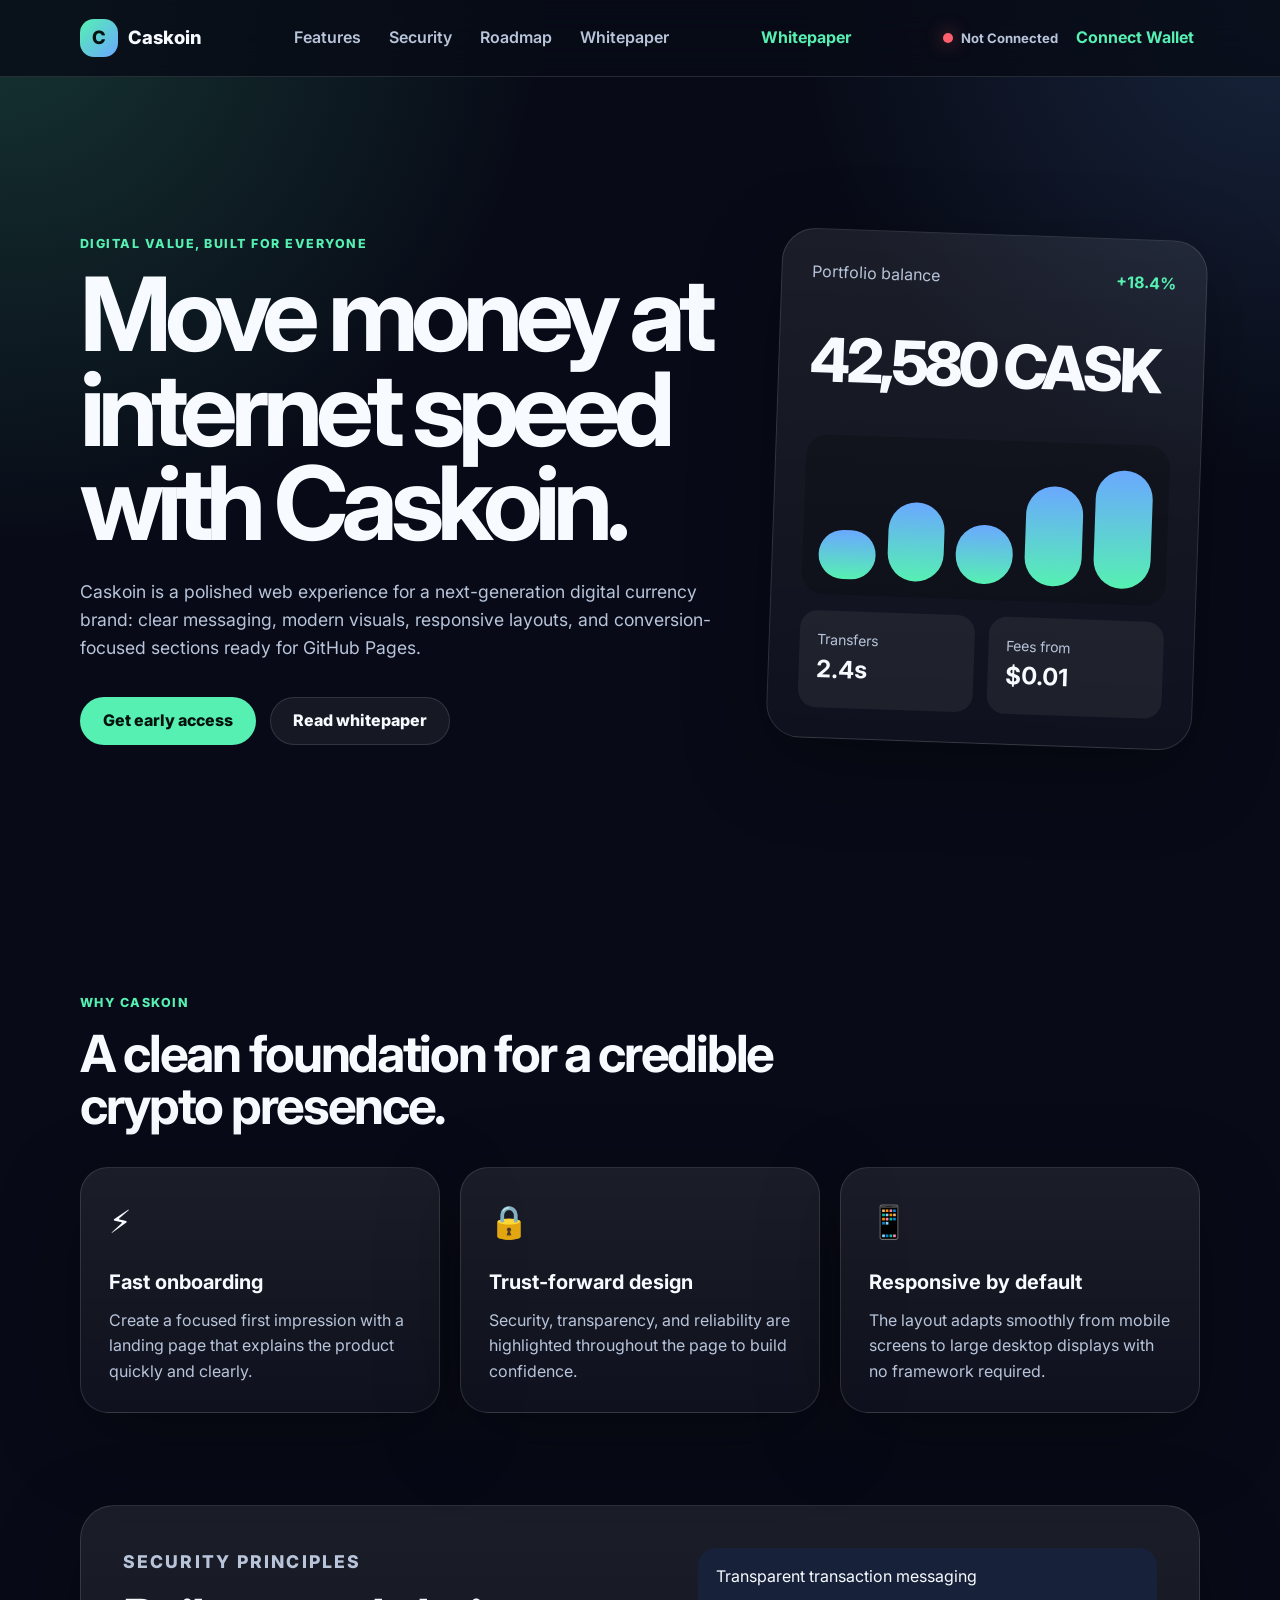
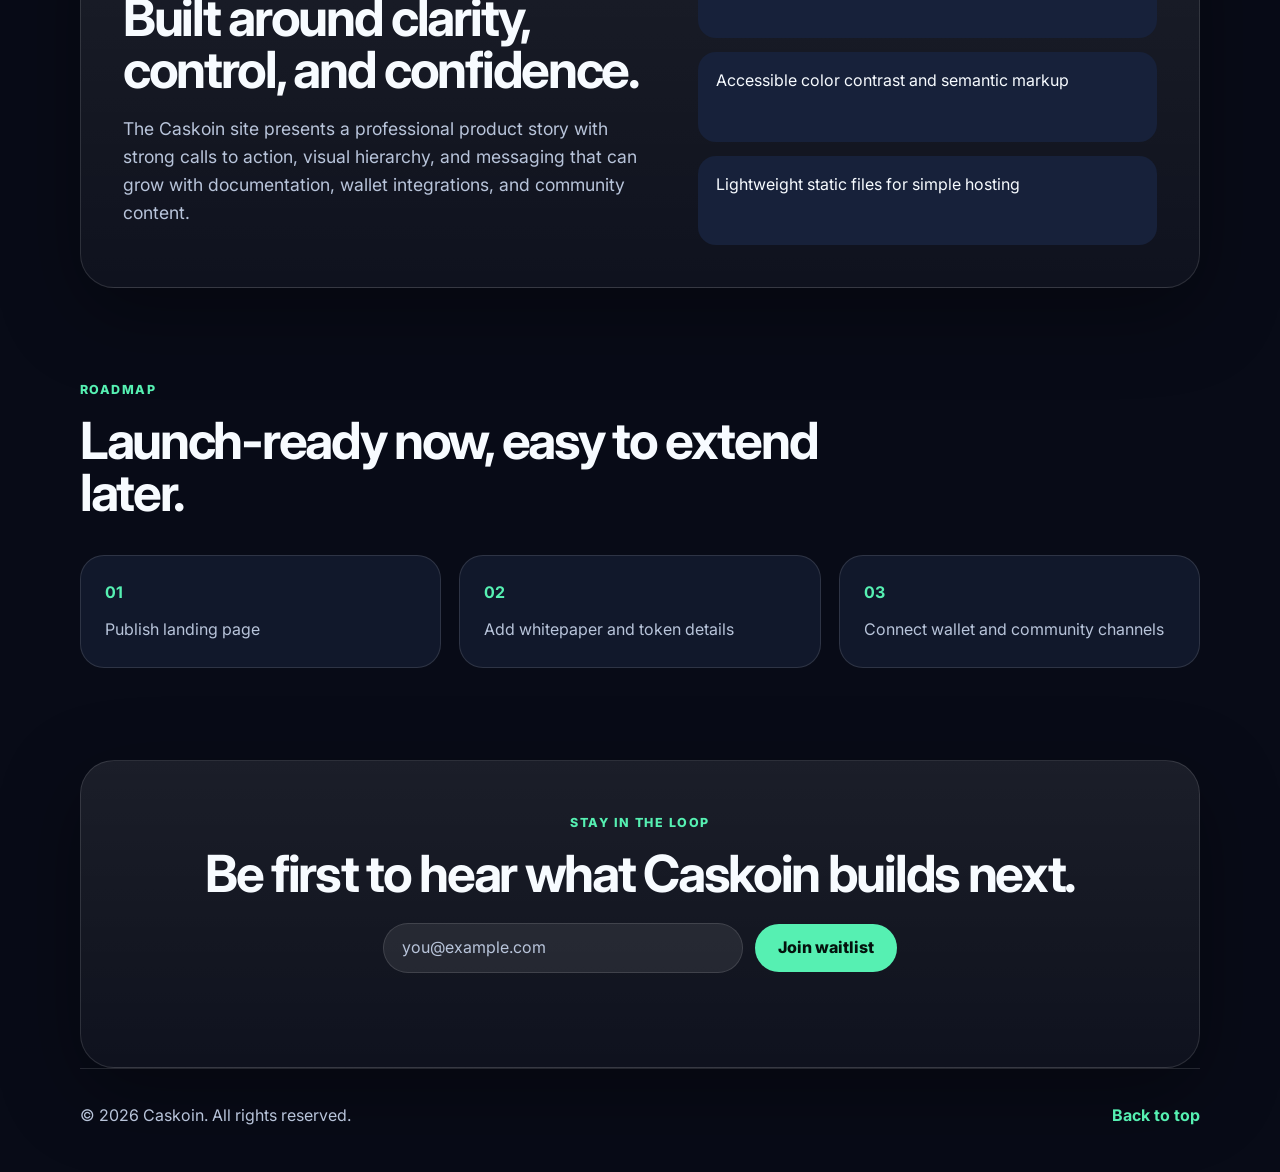
<file: index.html>
<!doctype html>
<html lang="en">
  <head>
    <meta charset="utf-8" />
    <meta name="viewport" content="width=device-width, initial-scale=1" />
    <meta
      name="description"
      content="Caskoin is a modern digital finance landing page for fast, secure, and accessible crypto payments."
    />
    <meta name="theme-color" content="#080b17" />
    <meta property="og:title" content="Caskoin | Digital money made effortless" />
    <meta
      property="og:description"
      content="Move digital value quickly with a secure, transparent, and accessible crypto payments experience."
    />
    <meta property="og:type" content="website" />
    <title>Caskoin | Digital money made effortless</title>
    <link rel="preconnect" href="https://fonts.googleapis.com" />
    <link rel="preconnect" href="https://fonts.gstatic.com" crossorigin />
    <link
      href="https://fonts.googleapis.com/css2?family=Inter:wght@400;500;600;700;800&display=swap"
      rel="stylesheet"
    />
    <link rel="stylesheet" href="styles.css" />
    <script type="module" src="script.js"></script>
  </head>
  <body>
    <a class="skip-link" href="#main-content">Skip to content</a>
    <header class="site-header">
      <nav class="nav" aria-label="Primary navigation">
        <a class="brand" href="#top" aria-label="Caskoin home">
          <span class="brand-mark" aria-hidden="true">C</span>
          <span>Caskoin</span>
        </a>
        <div class="nav-links">
          <a href="#features">Features</a>
          <a href="#security">Security</a>
          <a href="#roadmap">Roadmap</a>
          <a href="whitepaper.html">Whitepaper</a>
        </div>
        <a class="nav-cta" href="whitepaper.html">Whitepaper</a>
        <div class="wallet-menu" data-wallet-menu>
          <div class="wallet-status" aria-live="polite">
            <span class="wallet-status-dot" data-wallet-status-dot aria-hidden="true"></span>
            <span data-wallet-status-text>Not Connected</span>
          </div>
          <button class="wallet-connect" type="button" data-wallet-connect aria-haspopup="true" aria-expanded="false">Connect Wallet</button>
          <div class="wallet-dropdown" data-wallet-dropdown role="menu" aria-label="Wallet options">
            <div class="wallet-options" data-wallet-options></div>
            <button class="wallet-disconnect" type="button" data-wallet-disconnect hidden>Disconnect</button>
          </div>
        </div>
      </nav>
    </header>

    <main id="main-content">
      <section id="top" class="hero section-shell" aria-labelledby="hero-title">
        <div class="hero-copy">
          <p class="eyebrow">Digital value, built for everyone</p>
          <h1 id="hero-title">Move money at internet speed with Caskoin.</h1>
          <p class="hero-text">
            Caskoin is a polished web experience for a next-generation digital
            currency brand: clear messaging, modern visuals, responsive layouts,
            and conversion-focused sections ready for GitHub Pages.
          </p>
          <div class="hero-actions">
            <a class="button primary" href="#signup">Get early access</a>
            <a class="button secondary" href="whitepaper.html">Read whitepaper</a>
          </div>
        </div>
        <div class="hero-card" role="img" aria-label="Caskoin account preview showing a 42,580 CASK balance, positive growth, fast transfers, and low fees">
          <div class="card-topline">
            <span>Portfolio balance</span>
            <strong>+18.4%</strong>
          </div>
          <div class="balance">42,580 CASK</div>
          <div class="chart" aria-hidden="true">
            <span></span><span></span><span></span><span></span><span></span>
          </div>
          <div class="stats-grid">
            <div>
              <span>Transfers</span>
              <strong>2.4s</strong>
            </div>
            <div>
              <span>Fees from</span>
              <strong>$0.01</strong>
            </div>
          </div>
        </div>
      </section>

      <section id="features" class="features section-shell" aria-labelledby="features-title">
        <div class="section-heading">
          <p class="eyebrow">Why Caskoin</p>
          <h2 id="features-title">A clean foundation for a credible crypto presence.</h2>
        </div>
        <div class="feature-grid">
          <article class="feature-card">
            <span class="icon" aria-hidden="true">⚡</span>
            <h3>Fast onboarding</h3>
            <p>Create a focused first impression with a landing page that explains the product quickly and clearly.</p>
          </article>
          <article class="feature-card">
            <span class="icon" aria-hidden="true">🔒</span>
            <h3>Trust-forward design</h3>
            <p>Security, transparency, and reliability are highlighted throughout the page to build confidence.</p>
          </article>
          <article class="feature-card">
            <span class="icon" aria-hidden="true">📱</span>
            <h3>Responsive by default</h3>
            <p>The layout adapts smoothly from mobile screens to large desktop displays with no framework required.</p>
          </article>
        </div>
      </section>

      <section id="security" class="security section-shell" aria-labelledby="security-title">
        <div>
          <p class="eyebrow">Security principles</p>
          <h2 id="security-title">Built around clarity, control, and confidence.</h2>
          <p>
            The Caskoin site presents a professional product story with strong
            calls to action, visual hierarchy, and messaging that can grow with
            documentation, wallet integrations, and community content.
          </p>
        </div>
        <ul class="security-list">
          <li>Transparent transaction messaging</li>
          <li>Accessible color contrast and semantic markup</li>
          <li>Lightweight static files for simple hosting</li>
        </ul>
      </section>

      <section id="roadmap" class="roadmap section-shell" aria-labelledby="roadmap-title">
        <div class="section-heading">
          <p class="eyebrow">Roadmap</p>
          <h2 id="roadmap-title">Launch-ready now, easy to extend later.</h2>
        </div>
        <div class="timeline">
          <div><strong>01</strong><span>Publish landing page</span></div>
          <div><strong>02</strong><span>Add whitepaper and token details</span></div>
          <div><strong>03</strong><span>Connect wallet and community channels</span></div>
        </div>
      </section>

      <section id="signup" class="cta section-shell" aria-labelledby="signup-title">
        <p class="eyebrow">Stay in the loop</p>
        <h2 id="signup-title">Be first to hear what Caskoin builds next.</h2>
        <form class="signup-form" data-signup-form>
          <label class="sr-only" for="email">Email address</label>
          <input id="email" name="email" type="email" autocomplete="email" placeholder="you@example.com" required />
          <button class="button primary" type="submit">Join waitlist</button>
          <p class="form-message" data-form-message aria-live="polite"></p>
        </form>
      </section>
    </main>

    <div class="toast-region" data-toast-region aria-live="polite" aria-atomic="true"></div>

    <footer class="footer">
      <p>© 2026 Caskoin. All rights reserved.</p>
      <a href="#top">Back to top</a>
    </footer>
  </body>
</html>
</file>
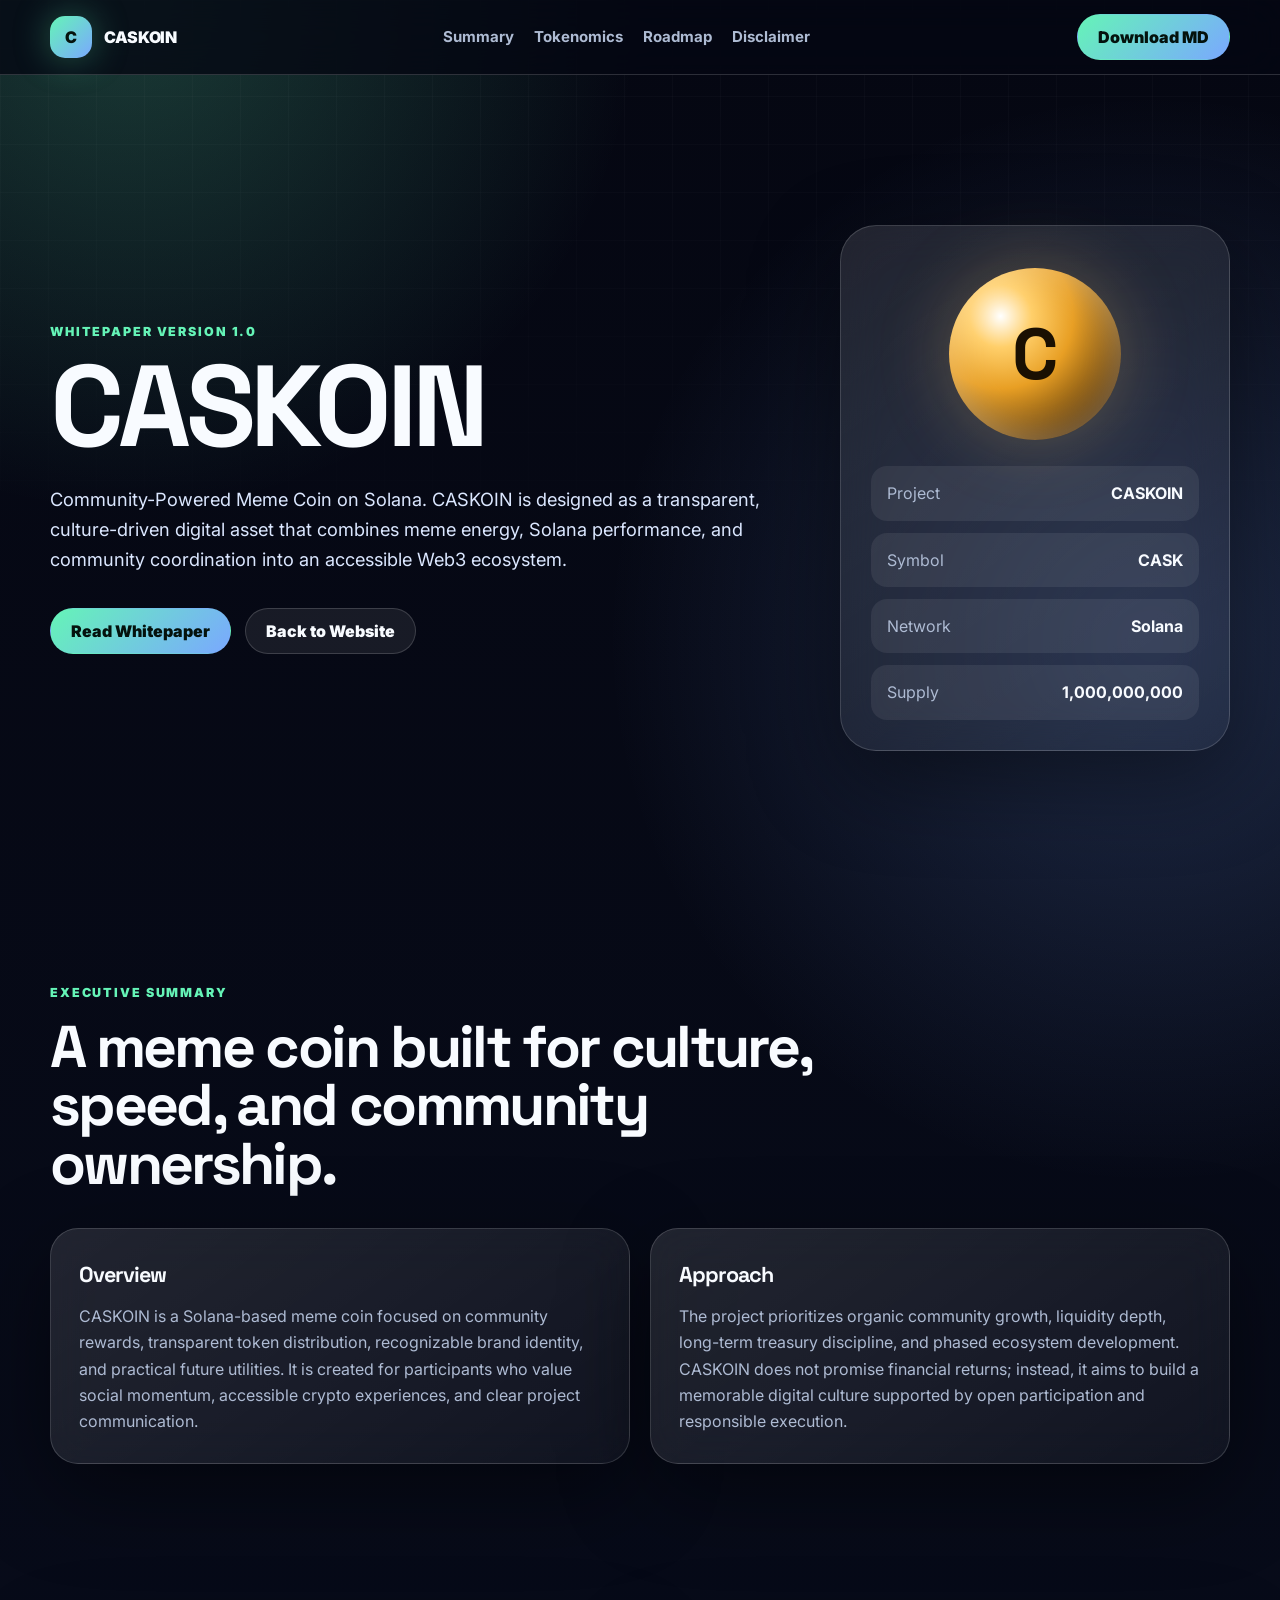
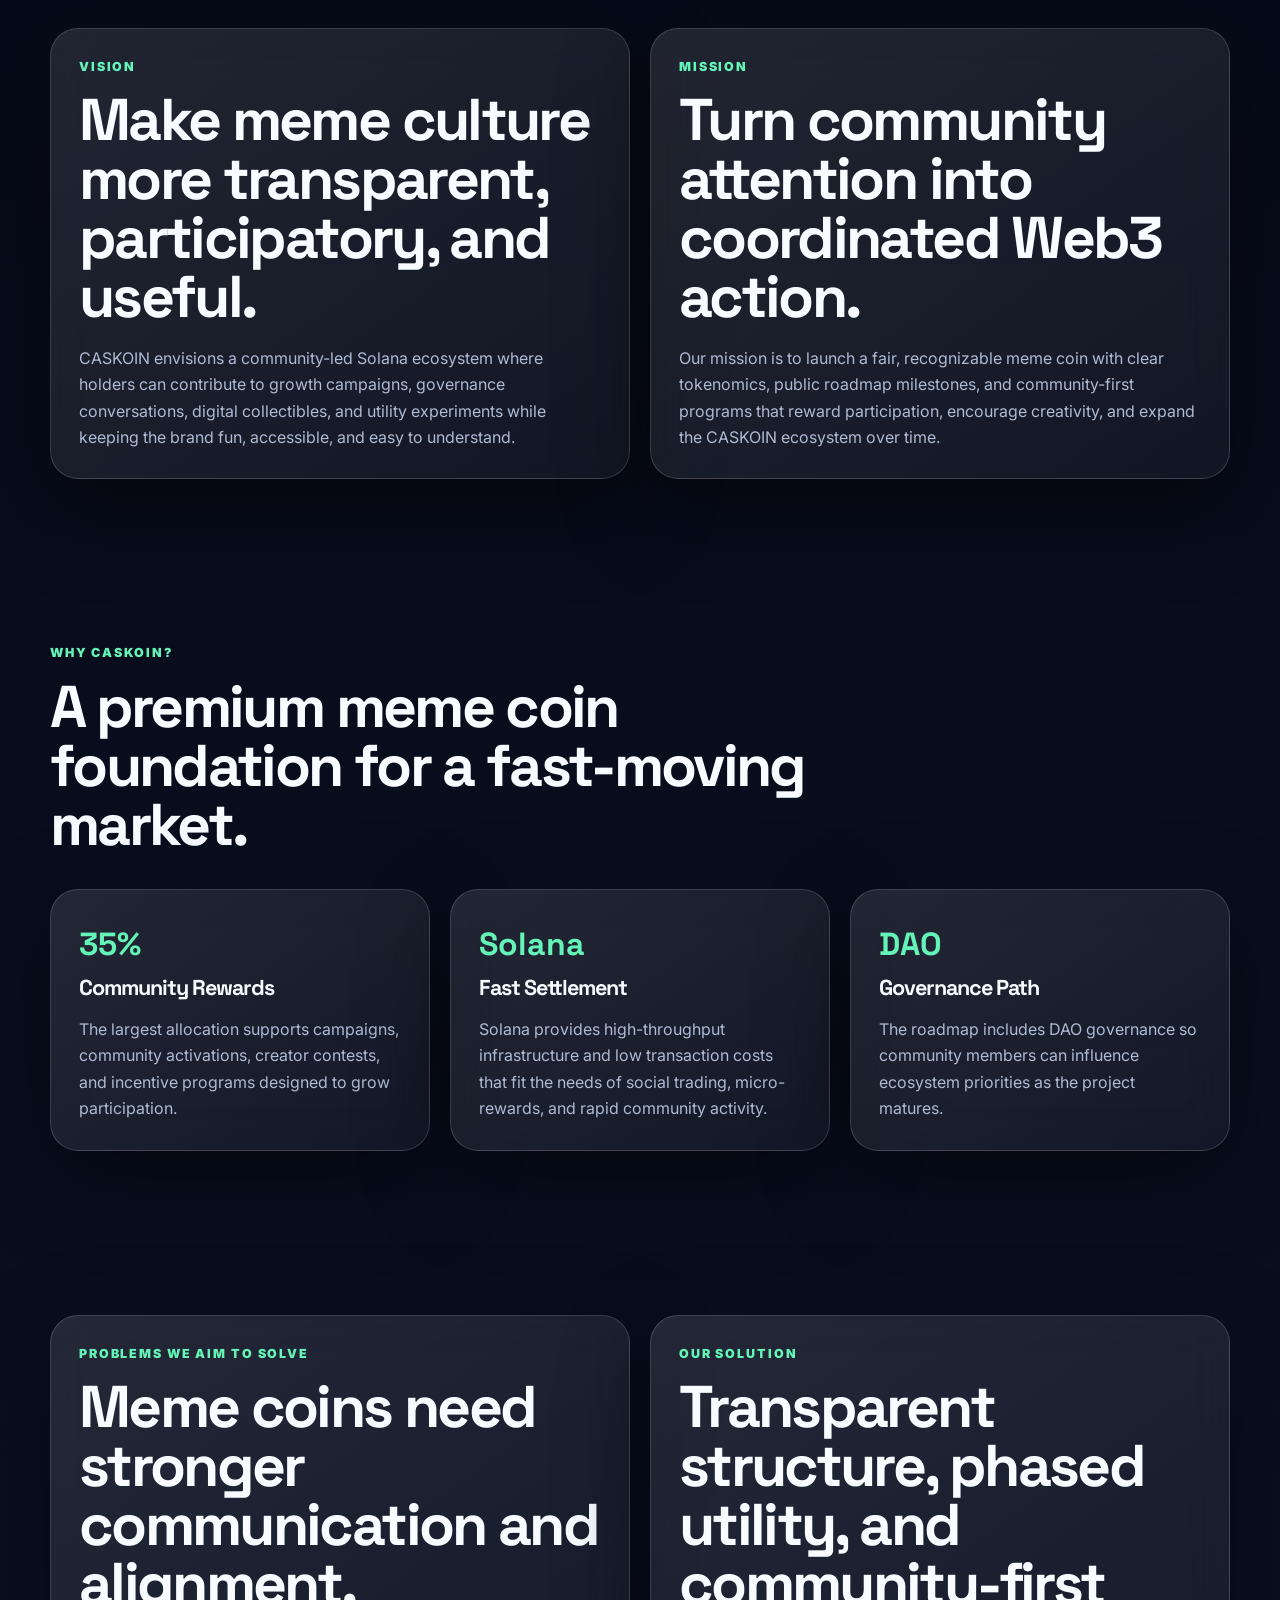
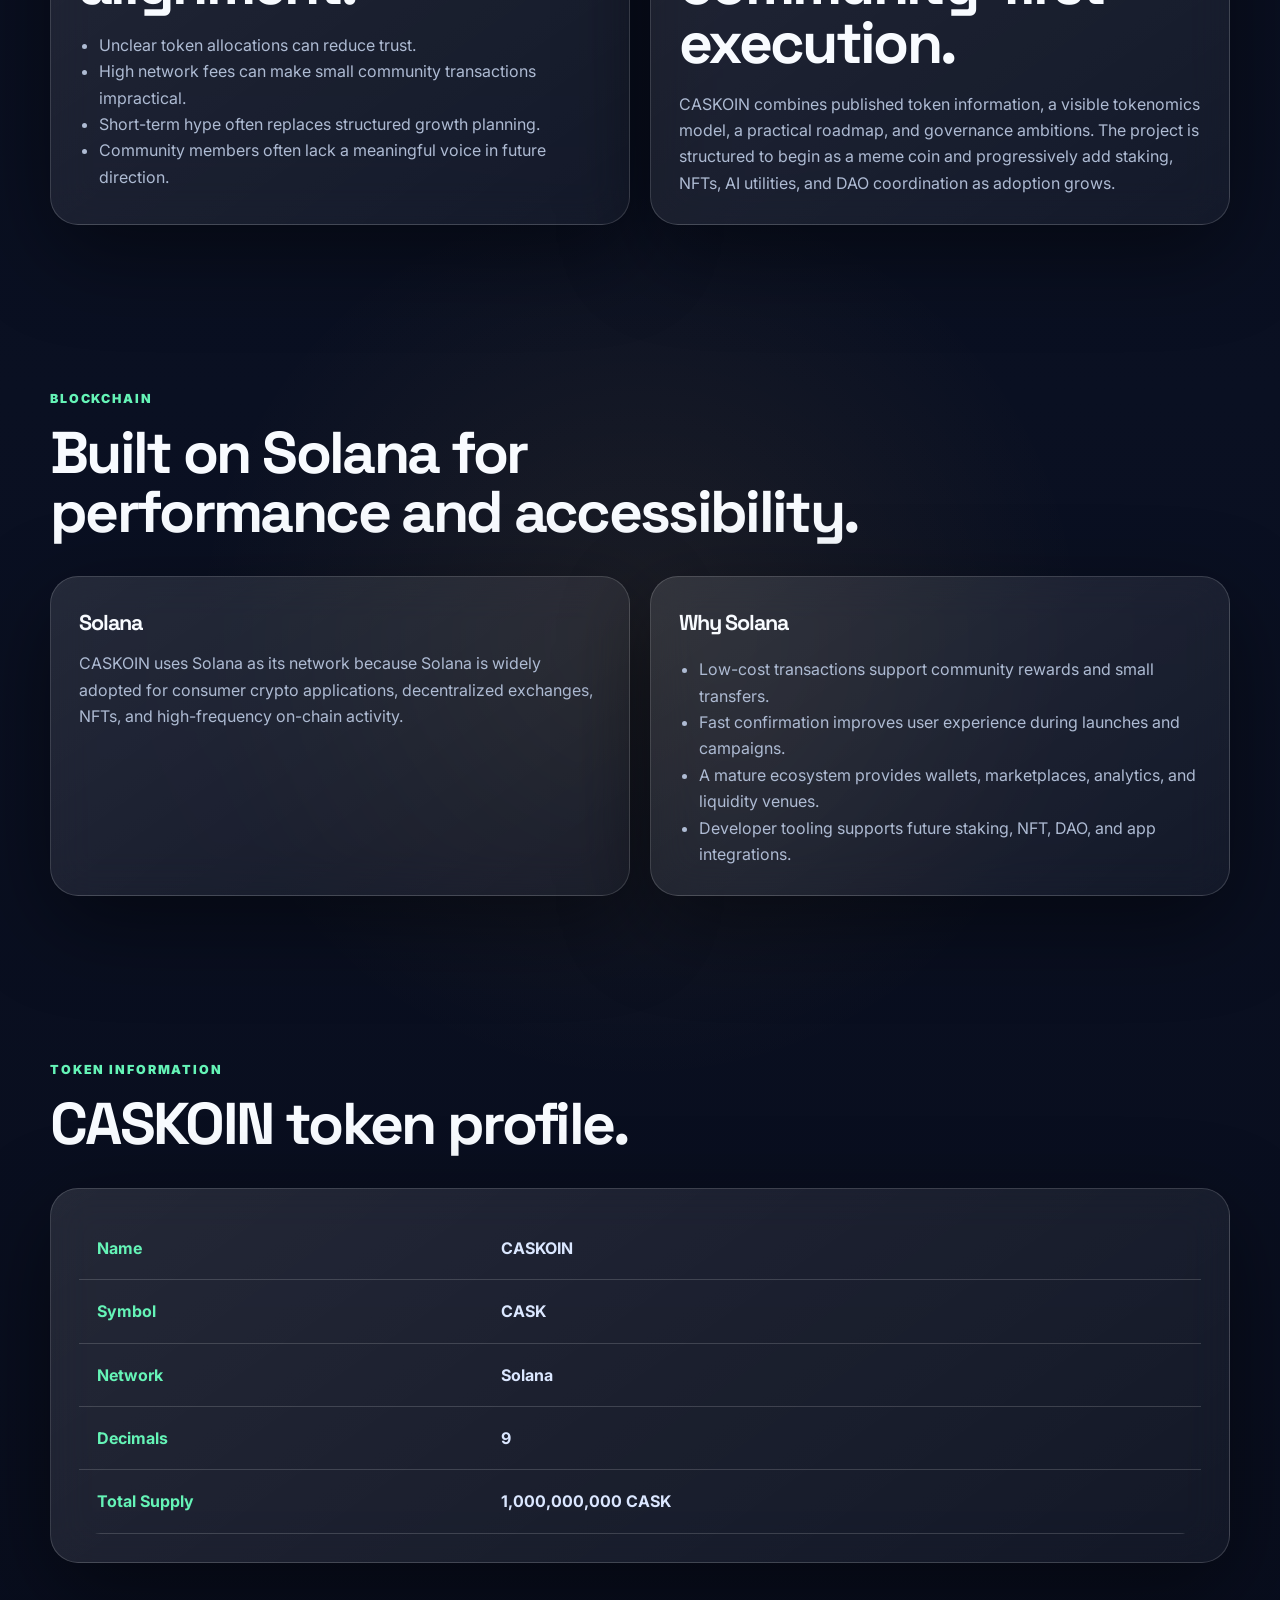
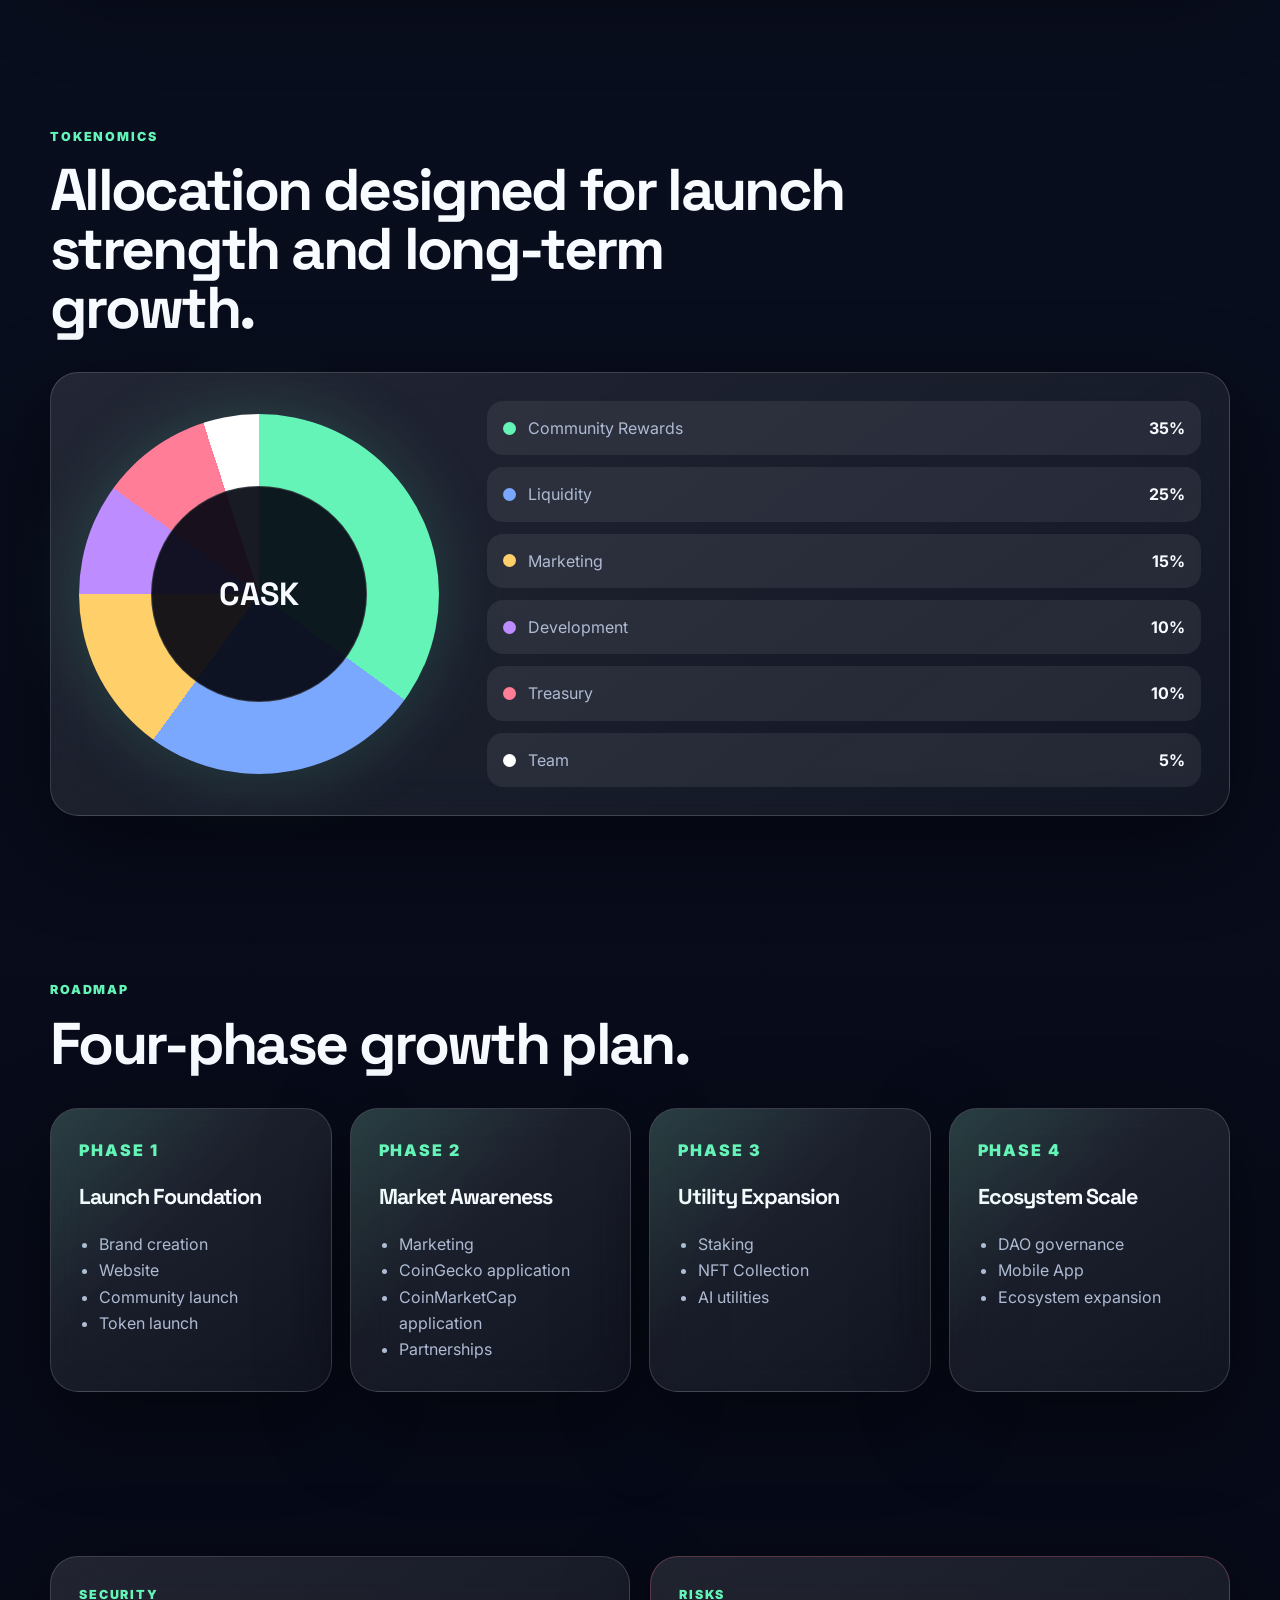
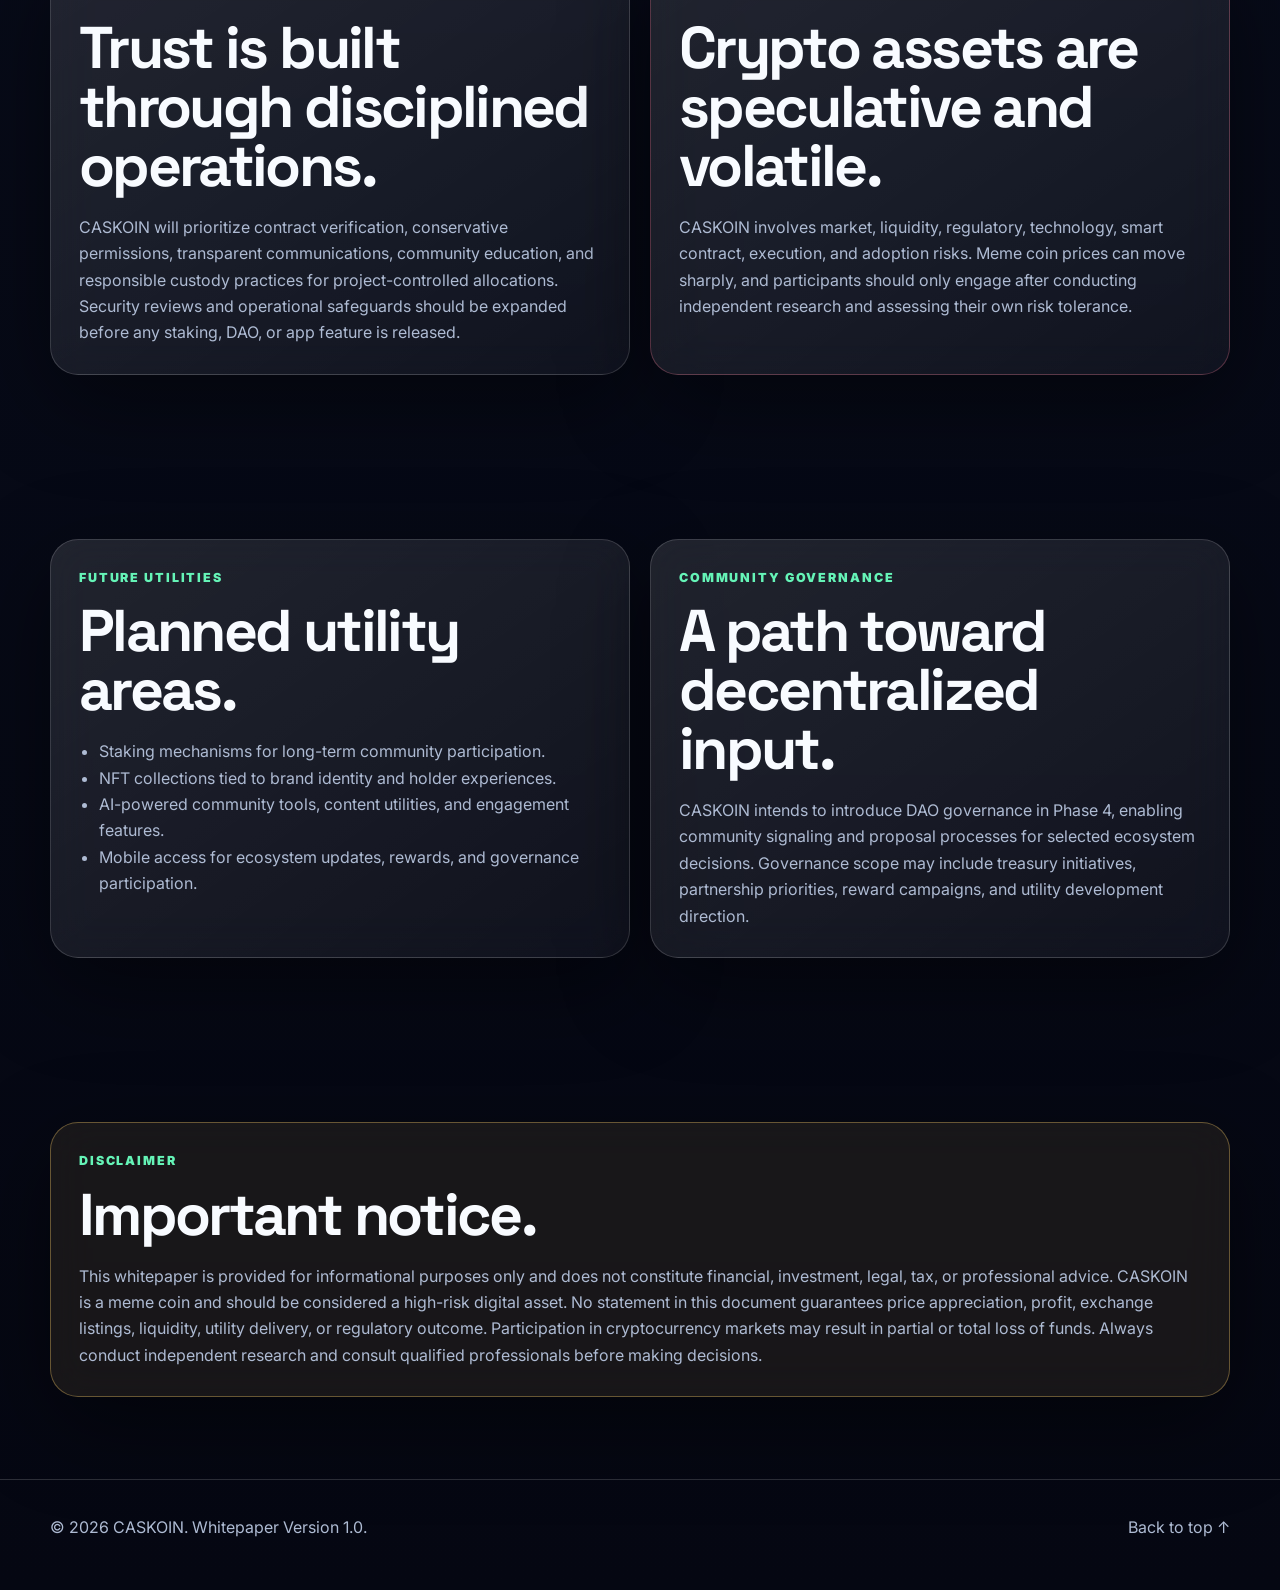
<file: whitepaper.html>
<!doctype html>
<html lang="en">
  <head>
    <meta charset="utf-8" />
    <meta name="viewport" content="width=device-width, initial-scale=1" />
    <meta
      name="description"
      content="CASKOIN whitepaper: a community-powered meme coin on Solana with transparent tokenomics, roadmap, governance, security principles, and risk disclosures."
    />
    <title>CASKOIN Whitepaper | Community-Powered Meme Coin on Solana</title>
    <link rel="preconnect" href="https://fonts.googleapis.com" />
    <link rel="preconnect" href="https://fonts.gstatic.com" crossorigin />
    <link
      href="https://fonts.googleapis.com/css2?family=Inter:wght@400;500;600;700;800;900&family=Space+Grotesk:wght@600;700&display=swap"
      rel="stylesheet"
    />
    <style>
      :root {
        --bg: #050712;
        --bg-2: #0a1022;
        --panel: rgba(255, 255, 255, 0.075);
        --panel-strong: rgba(255, 255, 255, 0.12);
        --text: #f8fbff;
        --muted: #aebbd3;
        --soft: #dbe7ff;
        --accent: #65f4b7;
        --accent-2: #7aa8ff;
        --accent-3: #ffcf6a;
        --danger: #ff7d97;
        --border: rgba(255, 255, 255, 0.16);
        --shadow: 0 28px 90px rgba(0, 0, 0, 0.45);
        --radius: 28px;
      }

      * { box-sizing: border-box; }
      html { scroll-behavior: smooth; }
      body {
        margin: 0;
        font-family: Inter, system-ui, -apple-system, BlinkMacSystemFont, "Segoe UI", sans-serif;
        color: var(--text);
        background:
          radial-gradient(circle at 10% 0%, rgba(101, 244, 183, 0.22), transparent 32rem),
          radial-gradient(circle at 90% 8%, rgba(122, 168, 255, 0.22), transparent 34rem),
          radial-gradient(circle at 50% 48%, rgba(255, 207, 106, 0.08), transparent 28rem),
          linear-gradient(180deg, var(--bg), var(--bg-2) 45%, var(--bg));
        line-height: 1.65;
        overflow-x: hidden;
      }

      body::before {
        content: "";
        position: fixed;
        inset: 0;
        pointer-events: none;
        background-image:
          linear-gradient(rgba(255, 255, 255, 0.035) 1px, transparent 1px),
          linear-gradient(90deg, rgba(255, 255, 255, 0.035) 1px, transparent 1px);
        background-size: 48px 48px;
        mask-image: linear-gradient(to bottom, rgba(0,0,0,0.75), transparent 70%);
      }

      a { color: inherit; text-decoration: none; }
      p, h1, h2, h3 { margin-top: 0; }
      p { color: var(--muted); }

      .shell { width: min(1180px, calc(100% - 32px)); margin: 0 auto; }
      .glass {
        border: 1px solid var(--border);
        background: linear-gradient(145deg, rgba(255,255,255,0.11), rgba(255,255,255,0.045));
        box-shadow: var(--shadow);
        backdrop-filter: blur(22px);
      }

      .topbar {
        position: sticky;
        top: 0;
        z-index: 20;
        border-bottom: 1px solid var(--border);
        background: rgba(5, 7, 18, 0.78);
        backdrop-filter: blur(22px);
      }

      .nav {
        min-height: 74px;
        display: flex;
        align-items: center;
        justify-content: space-between;
        gap: 20px;
      }

      .brand { display: inline-flex; align-items: center; gap: 12px; font-weight: 900; letter-spacing: -0.02em; }
      .brand-mark {
        width: 42px;
        height: 42px;
        display: grid;
        place-items: center;
        border-radius: 15px;
        color: #06120d;
        background: linear-gradient(135deg, var(--accent), var(--accent-2));
        box-shadow: 0 0 36px rgba(101, 244, 183, 0.34);
      }
      .nav-links { display: flex; align-items: center; gap: 20px; color: var(--muted); font-weight: 700; font-size: 0.94rem; }
      .nav-links a:hover { color: var(--accent); }

      .button {
        display: inline-flex;
        align-items: center;
        justify-content: center;
        min-height: 46px;
        padding: 0 20px;
        border-radius: 999px;
        border: 1px solid var(--border);
        font-weight: 900;
        transition: transform 180ms ease, border-color 180ms ease, box-shadow 180ms ease;
      }
      .button:hover { transform: translateY(-2px); border-color: rgba(101,244,183,0.55); }
      .primary { background: linear-gradient(135deg, var(--accent), var(--accent-2)); color: #04120d; border-color: transparent; }
      .secondary { background: rgba(255,255,255,0.075); color: var(--text); }

      .hero {
        min-height: calc(100vh - 74px);
        display: grid;
        grid-template-columns: minmax(0, 1fr) 390px;
        gap: 44px;
        align-items: center;
        padding: 88px 0;
      }

      .eyebrow {
        margin-bottom: 14px;
        color: var(--accent);
        font-size: 0.78rem;
        font-weight: 900;
        letter-spacing: 0.15em;
        text-transform: uppercase;
      }
      h1, h2, h3 { font-family: "Space Grotesk", Inter, sans-serif; letter-spacing: -0.045em; }
      h1 { font-size: clamp(3.4rem, 9vw, 7.8rem); line-height: 0.88; margin-bottom: 26px; }
      h2 { font-size: clamp(2rem, 4.6vw, 4rem); line-height: 1; margin-bottom: 18px; }
      h3 { font-size: 1.35rem; margin-bottom: 10px; }
      .hero-text { max-width: 760px; font-size: 1.14rem; color: var(--soft); }
      .hero-actions { display: flex; gap: 14px; flex-wrap: wrap; margin-top: 34px; }

      .cover-card { border-radius: 36px; padding: 30px; animation: float 7s ease-in-out infinite; }
      .coin {
        width: 172px;
        height: 172px;
        margin: 12px auto 26px;
        display: grid;
        place-items: center;
        border-radius: 50%;
        background: radial-gradient(circle at 30% 28%, #ffffff, var(--accent-3) 18%, #e89f24 42%, #5a3708 78%);
        color: #1a1002;
        font-family: "Space Grotesk", Inter, sans-serif;
        font-size: 4.5rem;
        font-weight: 900;
        box-shadow: inset 0 0 38px rgba(255,255,255,0.35), 0 0 70px rgba(255,207,106,0.25);
      }
      .meta-list { display: grid; gap: 12px; margin: 0; padding: 0; list-style: none; }
      .meta-list li { display: flex; justify-content: space-between; gap: 12px; padding: 14px 16px; border-radius: 16px; background: rgba(255,255,255,0.07); color: var(--muted); }
      .meta-list strong { color: var(--text); }

      section { padding: 82px 0; }
      .section-head { max-width: 820px; margin-bottom: 34px; }
      .grid { display: grid; gap: 20px; }
      .grid.three { grid-template-columns: repeat(3, 1fr); }
      .grid.two { grid-template-columns: repeat(2, 1fr); }
      .card { border-radius: var(--radius); padding: 28px; }
      .card p:last-child, .card ul:last-child { margin-bottom: 0; }
      .card ul { color: var(--muted); padding-left: 20px; }
      .stat { font-size: 2rem; color: var(--accent); font-family: "Space Grotesk", Inter, sans-serif; font-weight: 900; }

      .token-table { width: 100%; border-collapse: collapse; overflow: hidden; border-radius: 22px; }
      .token-table th, .token-table td { padding: 18px; border-bottom: 1px solid var(--border); text-align: left; }
      .token-table th { color: var(--accent); width: 36%; }
      .token-table td { color: var(--soft); font-weight: 700; }

      .tokenomics-wrap { display: grid; grid-template-columns: 360px 1fr; gap: 28px; align-items: center; }
      .donut {
        width: min(360px, 100%);
        aspect-ratio: 1;
        border-radius: 50%;
        background: conic-gradient(#65f4b7 0 35%, #7aa8ff 35% 60%, #ffcf6a 60% 75%, #bd8cff 75% 85%, #ff7d97 85% 95%, #ffffff 95% 100%);
        position: relative;
        margin: 0 auto;
        box-shadow: 0 0 70px rgba(101,244,183,0.17);
      }
      .donut::after {
        content: "CASK";
        position: absolute;
        inset: 20%;
        border-radius: 50%;
        display: grid;
        place-items: center;
        background: rgba(5, 7, 18, 0.92);
        border: 1px solid var(--border);
        font-family: "Space Grotesk", Inter, sans-serif;
        font-size: 2rem;
        font-weight: 900;
      }
      .legend { display: grid; gap: 12px; margin: 0; padding: 0; list-style: none; }
      .legend li { display: grid; grid-template-columns: auto 1fr auto; gap: 12px; align-items: center; padding: 14px 16px; border-radius: 16px; background: rgba(255,255,255,0.07); color: var(--muted); }
      .swatch { width: 13px; height: 13px; border-radius: 50%; }
      .legend strong { color: var(--text); }

      .roadmap { display: grid; grid-template-columns: repeat(4, 1fr); gap: 18px; }
      .phase { position: relative; overflow: hidden; }
      .phase::before { content: ""; position: absolute; inset: 0; background: linear-gradient(135deg, rgba(101,244,183,0.13), transparent 42%); pointer-events: none; }
      .phase-number { color: var(--accent); font-weight: 900; letter-spacing: 0.12em; text-transform: uppercase; }

      .notice { border-color: rgba(255, 207, 106, 0.34); background: rgba(255, 207, 106, 0.08); }
      .risk { border-color: rgba(255, 125, 151, 0.28); }
      footer { padding: 34px 0 50px; border-top: 1px solid var(--border); color: var(--muted); }
      .footer-inner { display: flex; justify-content: space-between; gap: 20px; }

      @keyframes float { 0%, 100% { transform: translateY(0); } 50% { transform: translateY(-14px); } }
      @media (prefers-reduced-motion: reduce) { html { scroll-behavior: auto; } .cover-card { animation: none; } .button { transition: none; } }
      @media (max-width: 920px) { .hero, .grid.three, .grid.two, .tokenomics-wrap, .roadmap { grid-template-columns: 1fr; } .cover-card { max-width: 480px; } .nav-links { display: none; } }
      @media (max-width: 560px) { .shell { width: min(100% - 22px, 1180px); } section { padding: 58px 0; } .hero { padding: 58px 0; } .card, .cover-card { padding: 22px; border-radius: 22px; } .token-table th, .token-table td { display: block; width: 100%; padding: 12px 14px; } .footer-inner { flex-direction: column; } }
    </style>
  </head>
  <body>
    <header class="topbar">
      <nav class="nav shell" aria-label="Whitepaper navigation">
        <a class="brand" href="#cover" aria-label="CASKOIN whitepaper home"><span class="brand-mark">C</span><span>CASKOIN</span></a>
        <div class="nav-links">
          <a href="#summary">Summary</a>
          <a href="#tokenomics">Tokenomics</a>
          <a href="#roadmap">Roadmap</a>
          <a href="#disclaimer">Disclaimer</a>
        </div>
        <a class="button primary" href="WHITEPAPER.md" download>Download MD</a>
      </nav>
    </header>

    <main id="cover">
      <section class="hero shell">
        <div>
          <p class="eyebrow">Whitepaper Version 1.0</p>
          <h1>CASKOIN</h1>
          <p class="hero-text">Community-Powered Meme Coin on Solana. CASKOIN is designed as a transparent, culture-driven digital asset that combines meme energy, Solana performance, and community coordination into an accessible Web3 ecosystem.</p>
          <div class="hero-actions">
            <a class="button primary" href="#summary">Read Whitepaper</a>
            <a class="button secondary" href="index.html">Back to Website</a>
          </div>
        </div>
        <aside class="cover-card glass" aria-label="CASKOIN cover information">
          <div class="coin" aria-hidden="true">C</div>
          <ul class="meta-list">
            <li><span>Project</span><strong>CASKOIN</strong></li>
            <li><span>Symbol</span><strong>CASK</strong></li>
            <li><span>Network</span><strong>Solana</strong></li>
            <li><span>Supply</span><strong>1,000,000,000</strong></li>
          </ul>
        </aside>
      </section>

      <section id="summary" class="shell">
        <div class="section-head">
          <p class="eyebrow">Executive Summary</p>
          <h2>A meme coin built for culture, speed, and community ownership.</h2>
        </div>
        <div class="grid two">
          <article class="card glass"><h3>Overview</h3><p>CASKOIN is a Solana-based meme coin focused on community rewards, transparent token distribution, recognizable brand identity, and practical future utilities. It is created for participants who value social momentum, accessible crypto experiences, and clear project communication.</p></article>
          <article class="card glass"><h3>Approach</h3><p>The project prioritizes organic community growth, liquidity depth, long-term treasury discipline, and phased ecosystem development. CASKOIN does not promise financial returns; instead, it aims to build a memorable digital culture supported by open participation and responsible execution.</p></article>
        </div>
      </section>

      <section id="vision" class="shell">
        <div class="grid two">
          <article class="card glass"><p class="eyebrow">Vision</p><h2>Make meme culture more transparent, participatory, and useful.</h2><p>CASKOIN envisions a community-led Solana ecosystem where holders can contribute to growth campaigns, governance conversations, digital collectibles, and utility experiments while keeping the brand fun, accessible, and easy to understand.</p></article>
          <article class="card glass"><p class="eyebrow">Mission</p><h2>Turn community attention into coordinated Web3 action.</h2><p>Our mission is to launch a fair, recognizable meme coin with clear tokenomics, public roadmap milestones, and community-first programs that reward participation, encourage creativity, and expand the CASKOIN ecosystem over time.</p></article>
        </div>
      </section>

      <section id="why" class="shell">
        <div class="section-head"><p class="eyebrow">Why CASKOIN?</p><h2>A premium meme coin foundation for a fast-moving market.</h2></div>
        <div class="grid three">
          <article class="card glass"><div class="stat">35%</div><h3>Community Rewards</h3><p>The largest allocation supports campaigns, community activations, creator contests, and incentive programs designed to grow participation.</p></article>
          <article class="card glass"><div class="stat">Solana</div><h3>Fast Settlement</h3><p>Solana provides high-throughput infrastructure and low transaction costs that fit the needs of social trading, micro-rewards, and rapid community activity.</p></article>
          <article class="card glass"><div class="stat">DAO</div><h3>Governance Path</h3><p>The roadmap includes DAO governance so community members can influence ecosystem priorities as the project matures.</p></article>
        </div>
      </section>

      <section id="problems" class="shell">
        <div class="grid two">
          <article class="card glass"><p class="eyebrow">Problems We Aim to Solve</p><h2>Meme coins need stronger communication and alignment.</h2><ul><li>Unclear token allocations can reduce trust.</li><li>High network fees can make small community transactions impractical.</li><li>Short-term hype often replaces structured growth planning.</li><li>Community members often lack a meaningful voice in future direction.</li></ul></article>
          <article class="card glass"><p class="eyebrow">Our Solution</p><h2>Transparent structure, phased utility, and community-first execution.</h2><p>CASKOIN combines published token information, a visible tokenomics model, a practical roadmap, and governance ambitions. The project is structured to begin as a meme coin and progressively add staking, NFTs, AI utilities, and DAO coordination as adoption grows.</p></article>
        </div>
      </section>

      <section id="blockchain" class="shell">
        <div class="section-head"><p class="eyebrow">Blockchain</p><h2>Built on Solana for performance and accessibility.</h2></div>
        <div class="grid two">
          <article class="card glass"><h3>Solana</h3><p>CASKOIN uses Solana as its network because Solana is widely adopted for consumer crypto applications, decentralized exchanges, NFTs, and high-frequency on-chain activity.</p></article>
          <article class="card glass"><h3>Why Solana</h3><ul><li>Low-cost transactions support community rewards and small transfers.</li><li>Fast confirmation improves user experience during launches and campaigns.</li><li>A mature ecosystem provides wallets, marketplaces, analytics, and liquidity venues.</li><li>Developer tooling supports future staking, NFT, DAO, and app integrations.</li></ul></article>
        </div>
      </section>

      <section id="token" class="shell">
        <div class="section-head"><p class="eyebrow">Token Information</p><h2>CASKOIN token profile.</h2></div>
        <div class="card glass">
          <table class="token-table" aria-label="CASKOIN token information">
            <tbody>
              <tr><th>Name</th><td>CASKOIN</td></tr>
              <tr><th>Symbol</th><td>CASK</td></tr>
              <tr><th>Network</th><td>Solana</td></tr>
              <tr><th>Decimals</th><td>9</td></tr>
              <tr><th>Total Supply</th><td>1,000,000,000 CASK</td></tr>
            </tbody>
          </table>
        </div>
      </section>

      <section id="tokenomics" class="shell">
        <div class="section-head"><p class="eyebrow">Tokenomics</p><h2>Allocation designed for launch strength and long-term growth.</h2></div>
        <div class="card glass tokenomics-wrap">
          <div class="donut" role="img" aria-label="Tokenomics chart: Community Rewards 35%, Liquidity 25%, Marketing 15%, Development 10%, Treasury 10%, Team 5%"></div>
          <ul class="legend">
            <li><span class="swatch" style="background:#65f4b7"></span><span>Community Rewards</span><strong>35%</strong></li>
            <li><span class="swatch" style="background:#7aa8ff"></span><span>Liquidity</span><strong>25%</strong></li>
            <li><span class="swatch" style="background:#ffcf6a"></span><span>Marketing</span><strong>15%</strong></li>
            <li><span class="swatch" style="background:#bd8cff"></span><span>Development</span><strong>10%</strong></li>
            <li><span class="swatch" style="background:#ff7d97"></span><span>Treasury</span><strong>10%</strong></li>
            <li><span class="swatch" style="background:#ffffff"></span><span>Team</span><strong>5%</strong></li>
          </ul>
        </div>
      </section>

      <section id="roadmap" class="shell">
        <div class="section-head"><p class="eyebrow">Roadmap</p><h2>Four-phase growth plan.</h2></div>
        <div class="roadmap">
          <article class="card glass phase"><p class="phase-number">Phase 1</p><h3>Launch Foundation</h3><ul><li>Brand creation</li><li>Website</li><li>Community launch</li><li>Token launch</li></ul></article>
          <article class="card glass phase"><p class="phase-number">Phase 2</p><h3>Market Awareness</h3><ul><li>Marketing</li><li>CoinGecko application</li><li>CoinMarketCap application</li><li>Partnerships</li></ul></article>
          <article class="card glass phase"><p class="phase-number">Phase 3</p><h3>Utility Expansion</h3><ul><li>Staking</li><li>NFT Collection</li><li>AI utilities</li></ul></article>
          <article class="card glass phase"><p class="phase-number">Phase 4</p><h3>Ecosystem Scale</h3><ul><li>DAO governance</li><li>Mobile App</li><li>Ecosystem expansion</li></ul></article>
        </div>
      </section>

      <section id="security" class="shell">
        <div class="grid two">
          <article class="card glass"><p class="eyebrow">Security</p><h2>Trust is built through disciplined operations.</h2><p>CASKOIN will prioritize contract verification, conservative permissions, transparent communications, community education, and responsible custody practices for project-controlled allocations. Security reviews and operational safeguards should be expanded before any staking, DAO, or app feature is released.</p></article>
          <article class="card glass risk"><p class="eyebrow">Risks</p><h2>Crypto assets are speculative and volatile.</h2><p>CASKOIN involves market, liquidity, regulatory, technology, smart contract, execution, and adoption risks. Meme coin prices can move sharply, and participants should only engage after conducting independent research and assessing their own risk tolerance.</p></article>
        </div>
      </section>

      <section id="future" class="shell">
        <div class="grid two">
          <article class="card glass"><p class="eyebrow">Future Utilities</p><h2>Planned utility areas.</h2><ul><li>Staking mechanisms for long-term community participation.</li><li>NFT collections tied to brand identity and holder experiences.</li><li>AI-powered community tools, content utilities, and engagement features.</li><li>Mobile access for ecosystem updates, rewards, and governance participation.</li></ul></article>
          <article class="card glass"><p class="eyebrow">Community Governance</p><h2>A path toward decentralized input.</h2><p>CASKOIN intends to introduce DAO governance in Phase 4, enabling community signaling and proposal processes for selected ecosystem decisions. Governance scope may include treasury initiatives, partnership priorities, reward campaigns, and utility development direction.</p></article>
        </div>
      </section>

      <section id="disclaimer" class="shell">
        <article class="card glass notice">
          <p class="eyebrow">Disclaimer</p>
          <h2>Important notice.</h2>
          <p>This whitepaper is provided for informational purposes only and does not constitute financial, investment, legal, tax, or professional advice. CASKOIN is a meme coin and should be considered a high-risk digital asset. No statement in this document guarantees price appreciation, profit, exchange listings, liquidity, utility delivery, or regulatory outcome. Participation in cryptocurrency markets may result in partial or total loss of funds. Always conduct independent research and consult qualified professionals before making decisions.</p>
        </article>
      </section>
    </main>

    <footer>
      <div class="footer-inner shell">
        <span>© 2026 CASKOIN. Whitepaper Version 1.0.</span>
        <a href="#cover">Back to top ↑</a>
      </div>
    </footer>
  </body>
</html>
</file>
<file: styles.css>
:root {
  --bg: #080b17;
  --panel: #11182b;
  --panel-soft: #17213a;
  --text: #f7fbff;
  --muted: #b8c4da;
  --accent: #56f0b2;
  --accent-strong: #2edb93;
  --accent-2: #6aa8ff;
  --border: rgba(255, 255, 255, 0.12);
  --shadow: 0 24px 80px rgba(0, 0, 0, 0.35);
}

* { box-sizing: border-box; }
html { scroll-behavior: smooth; scroll-padding-top: 92px; }
body {
  margin: 0;
  font-family: Inter, system-ui, -apple-system, BlinkMacSystemFont, "Segoe UI", sans-serif;
  color: var(--text);
  background:
    radial-gradient(circle at top left, rgba(86, 240, 178, 0.18), transparent 34rem),
    radial-gradient(circle at top right, rgba(106, 168, 255, 0.16), transparent 30rem),
    var(--bg);
  line-height: 1.6;
  text-rendering: optimizeLegibility;
}

a { color: inherit; text-decoration: none; }
a, button, input { transition: border-color 160ms ease, box-shadow 160ms ease, transform 160ms ease, background 160ms ease; }
:focus-visible { outline: 3px solid var(--accent); outline-offset: 4px; }

.skip-link {
  position: fixed;
  left: 16px;
  top: 16px;
  z-index: 100;
  transform: translateY(-150%);
  padding: 10px 14px;
  border-radius: 999px;
  color: #04120d;
  background: var(--accent);
  font-weight: 800;
}
.skip-link:focus { transform: translateY(0); }

.site-header {
  position: sticky;
  top: 0;
  z-index: 10;
  backdrop-filter: blur(18px);
  background: rgba(8, 11, 23, 0.82);
  border-bottom: 1px solid var(--border);
}

.nav, .section-shell, .footer {
  width: min(1120px, calc(100% - 32px));
  margin: 0 auto;
}

.nav {
  min-height: 76px;
  display: flex;
  align-items: center;
  justify-content: space-between;
  gap: 24px;
}

.brand, .nav-links, .hero-actions, .stats-grid, .signup-form {
  display: flex;
  align-items: center;
}

.brand { gap: 10px; font-weight: 800; font-size: 1.15rem; }
.brand-mark {
  display: grid;
  place-items: center;
  width: 38px;
  height: 38px;
  border-radius: 14px;
  color: #06120d;
  background: linear-gradient(135deg, var(--accent), var(--accent-2));
}

.nav-links { gap: 28px; color: var(--muted); font-weight: 600; }
.nav-links a:hover, .footer a:hover { color: var(--text); }
.nav-cta { color: var(--accent); font-weight: 700; }
.nav-cta:hover { color: var(--text); }

.section-shell { padding: 92px 0; }
.hero {
  display: grid;
  grid-template-columns: minmax(0, 1.08fr) minmax(320px, 0.72fr);
  gap: 56px;
  align-items: center;
  min-height: calc(100vh - 76px);
}

.eyebrow {
  margin: 0 0 14px;
  color: var(--accent);
  font-weight: 800;
  letter-spacing: 0.12em;
  text-transform: uppercase;
  font-size: 0.78rem;
}

h1, h2, h3, p { margin-top: 0; }
h1 { font-size: clamp(3rem, 8vw, 6.6rem); line-height: 0.92; letter-spacing: -0.07em; margin-bottom: 28px; }
h2 { font-size: clamp(2rem, 4vw, 3.5rem); line-height: 1.02; letter-spacing: -0.045em; margin-bottom: 20px; }
h3 { font-size: 1.25rem; margin-bottom: 10px; }
.hero-text, .security p { color: var(--muted); font-size: 1.1rem; max-width: 660px; }

.hero-actions { flex-wrap: wrap; gap: 14px; margin-top: 34px; }
.button {
  display: inline-flex;
  align-items: center;
  justify-content: center;
  min-height: 48px;
  padding: 0 22px;
  border-radius: 999px;
  border: 1px solid var(--border);
  font: inherit;
  font-weight: 800;
  cursor: pointer;
}
.button:hover { transform: translateY(-2px); box-shadow: 0 12px 28px rgba(86, 240, 178, 0.16); }
.primary { color: #04120d; background: var(--accent); border-color: transparent; }
.primary:hover { background: var(--accent-strong); }
.secondary { color: var(--text); background: rgba(255,255,255,0.06); }
.secondary:hover { border-color: rgba(255,255,255,0.28); background: rgba(255,255,255,0.1); }

.hero-card, .feature-card, .security, .cta {
  border: 1px solid var(--border);
  background: linear-gradient(180deg, rgba(255,255,255,0.08), rgba(255,255,255,0.03));
  box-shadow: var(--shadow);
}

.hero-card {
  border-radius: 34px;
  padding: 30px;
  transform: rotate(2deg);
}
.card-topline, .footer { display: flex; justify-content: space-between; gap: 20px; color: var(--muted); }
.card-topline strong { color: var(--accent); }
.balance { margin: 26px 0; font-size: clamp(2.3rem, 5vw, 3.8rem); font-weight: 800; letter-spacing: -0.06em; }
.chart { display: grid; grid-template-columns: repeat(5, 1fr); align-items: end; gap: 12px; height: 160px; padding: 16px; border-radius: 22px; background: rgba(0,0,0,0.2); }
.chart span { border-radius: 999px; background: linear-gradient(180deg, var(--accent-2), var(--accent)); }
.chart span:nth-child(1) { height: 38%; }
.chart span:nth-child(2) { height: 62%; }
.chart span:nth-child(3) { height: 46%; }
.chart span:nth-child(4) { height: 78%; }
.chart span:nth-child(5) { height: 92%; }
.stats-grid { gap: 14px; margin-top: 16px; }
.stats-grid div { flex: 1; padding: 18px; border-radius: 18px; background: rgba(255,255,255,0.06); }
.stats-grid span { display: block; color: var(--muted); font-size: 0.88rem; }
.stats-grid strong { font-size: 1.5rem; }

.section-heading { max-width: 760px; margin-bottom: 36px; }
.feature-grid { display: grid; grid-template-columns: repeat(3, 1fr); gap: 20px; }
.feature-card { padding: 28px; border-radius: 28px; }
.feature-card p { color: var(--muted); margin-bottom: 0; }
.icon { font-size: 2rem; display: inline-block; margin-bottom: 18px; }

.security { display: grid; grid-template-columns: 1fr 0.85fr; gap: 36px; border-radius: 34px; padding: 42px; }
.security-list { margin: 0; padding: 0; list-style: none; display: grid; gap: 14px; }
.security-list li { padding: 16px 18px; border-radius: 18px; background: var(--panel-soft); color: var(--text); }

.timeline { display: grid; grid-template-columns: repeat(3, 1fr); gap: 18px; }
.timeline div { padding: 24px; border-radius: 24px; background: var(--panel); border: 1px solid var(--border); }
.timeline strong { display: block; color: var(--accent); margin-bottom: 12px; }
.timeline span { color: var(--muted); }

.cta { text-align: center; border-radius: 34px; padding: 52px 24px; }
.signup-form { justify-content: center; flex-wrap: wrap; gap: 12px; margin-top: 24px; }
input { width: min(360px, 100%); min-height: 50px; border: 1px solid var(--border); border-radius: 999px; padding: 0 18px; color: var(--text); background: rgba(255,255,255,0.08); font: inherit; }
input::placeholder { color: var(--muted); }
input:focus { border-color: var(--accent); }
.form-message { flex-basis: 100%; min-height: 1.5rem; margin: 6px 0 0; color: var(--accent); font-weight: 700; }
.sr-only { position: absolute; width: 1px; height: 1px; overflow: hidden; clip: rect(0,0,0,0); white-space: nowrap; }
.footer { padding: 34px 0 44px; border-top: 1px solid var(--border); }
.footer p { margin: 0; }
.footer a { color: var(--accent); font-weight: 700; }

.wallet-menu {
  position: relative;
  display: flex;
  align-items: center;
  gap: 12px;
}

.wallet-status {
  display: inline-flex;
  align-items: center;
  gap: 8px;
  color: var(--muted);
  font-size: 0.82rem;
  font-weight: 700;
  white-space: nowrap;
}

.wallet-status-dot {
  width: 10px;
  height: 10px;
  border-radius: 999px;
  background: #ff5f6d;
  box-shadow: 0 0 18px rgba(255, 95, 109, 0.58);
}

.wallet-status-dot.connected {
  background: var(--accent);
  box-shadow: 0 0 18px rgba(86, 240, 178, 0.58);
}

.wallet-connect {
  border: 0;
  color: var(--accent);
  background: transparent;
  font: inherit;
  font-weight: 700;
  cursor: pointer;
}

.wallet-connect:hover { color: var(--text); }

.wallet-dropdown {
  position: absolute;
  top: calc(100% + 14px);
  right: 0;
  min-width: 210px;
  padding: 10px;
  border: 1px solid var(--border);
  border-radius: 18px;
  background: rgba(17, 24, 43, 0.96);
  box-shadow: var(--shadow);
  opacity: 0;
  pointer-events: none;
  transform: translateY(-6px);
  transition: opacity 160ms ease, transform 160ms ease;
}

.wallet-menu.is-open .wallet-dropdown {
  opacity: 1;
  pointer-events: auto;
  transform: translateY(0);
}

.wallet-options {
  display: grid;
  gap: 6px;
}

.wallet-options button,
.wallet-disconnect {
  width: 100%;
  min-height: 42px;
  padding: 0 12px;
  border: 1px solid transparent;
  border-radius: 12px;
  color: var(--text);
  background: transparent;
  font: inherit;
  font-weight: 700;
  text-align: left;
  cursor: pointer;
}

.wallet-options button:hover,
.wallet-disconnect:hover {
  border-color: var(--border);
  background: rgba(255,255,255,0.08);
}

.wallet-disconnect {
  margin-top: 8px;
  color: #ffb8bf;
  border-top: 1px solid var(--border);
}

.toast-region {
  position: fixed;
  right: 18px;
  bottom: 18px;
  z-index: 50;
  display: grid;
  gap: 10px;
  width: min(340px, calc(100% - 36px));
}

.toast {
  padding: 14px 16px;
  border: 1px solid rgba(86, 240, 178, 0.32);
  border-radius: 18px;
  color: var(--text);
  background: rgba(17, 24, 43, 0.96);
  box-shadow: var(--shadow);
  font-weight: 800;
}

.toast.error {
  border-color: rgba(255, 95, 109, 0.42);
}

.toast.is-hiding {
  opacity: 0;
  transform: translateY(8px);
}


@media (max-width: 820px) {
  .nav-links { display: none; }
  .hero, .security, .feature-grid, .timeline { grid-template-columns: 1fr; }
  .hero { min-height: auto; padding-top: 64px; }
  .hero-card { transform: none; }
}

@media (max-width: 560px) {
  .nav { min-height: 68px; }
  .nav-cta { display: none; }
  .wallet-menu { gap: 8px; }
  .wallet-status span:last-child { display: none; }
  .wallet-connect { font-size: 0.9rem; }
  .section-shell { padding: 64px 0; }
  .security { padding: 28px; }
  .signup-form .button, .signup-form input { width: 100%; }
  .footer { flex-direction: column; }
}

@media (prefers-reduced-motion: reduce) {
  *, *::before, *::after {
    scroll-behavior: auto !important;
    transition-duration: 0.01ms !important;
    animation-duration: 0.01ms !important;
  }
}
</file>
